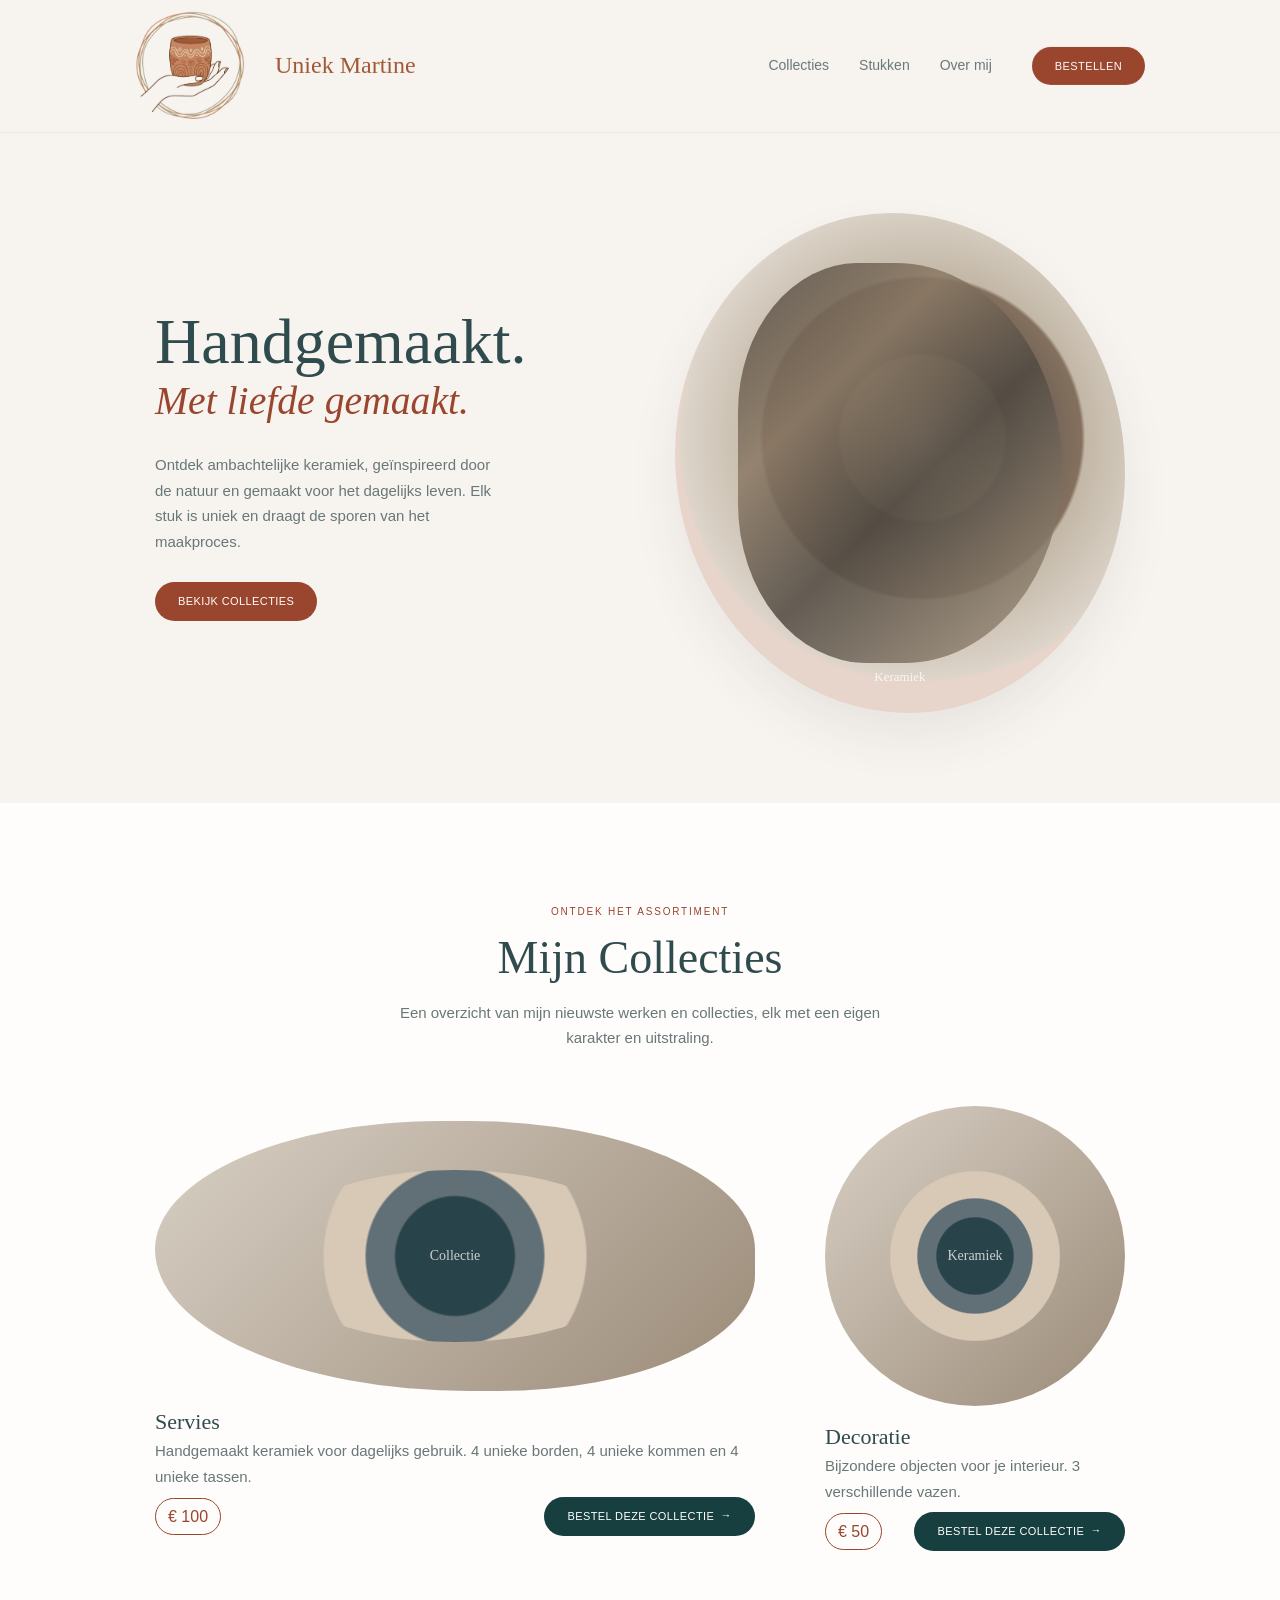
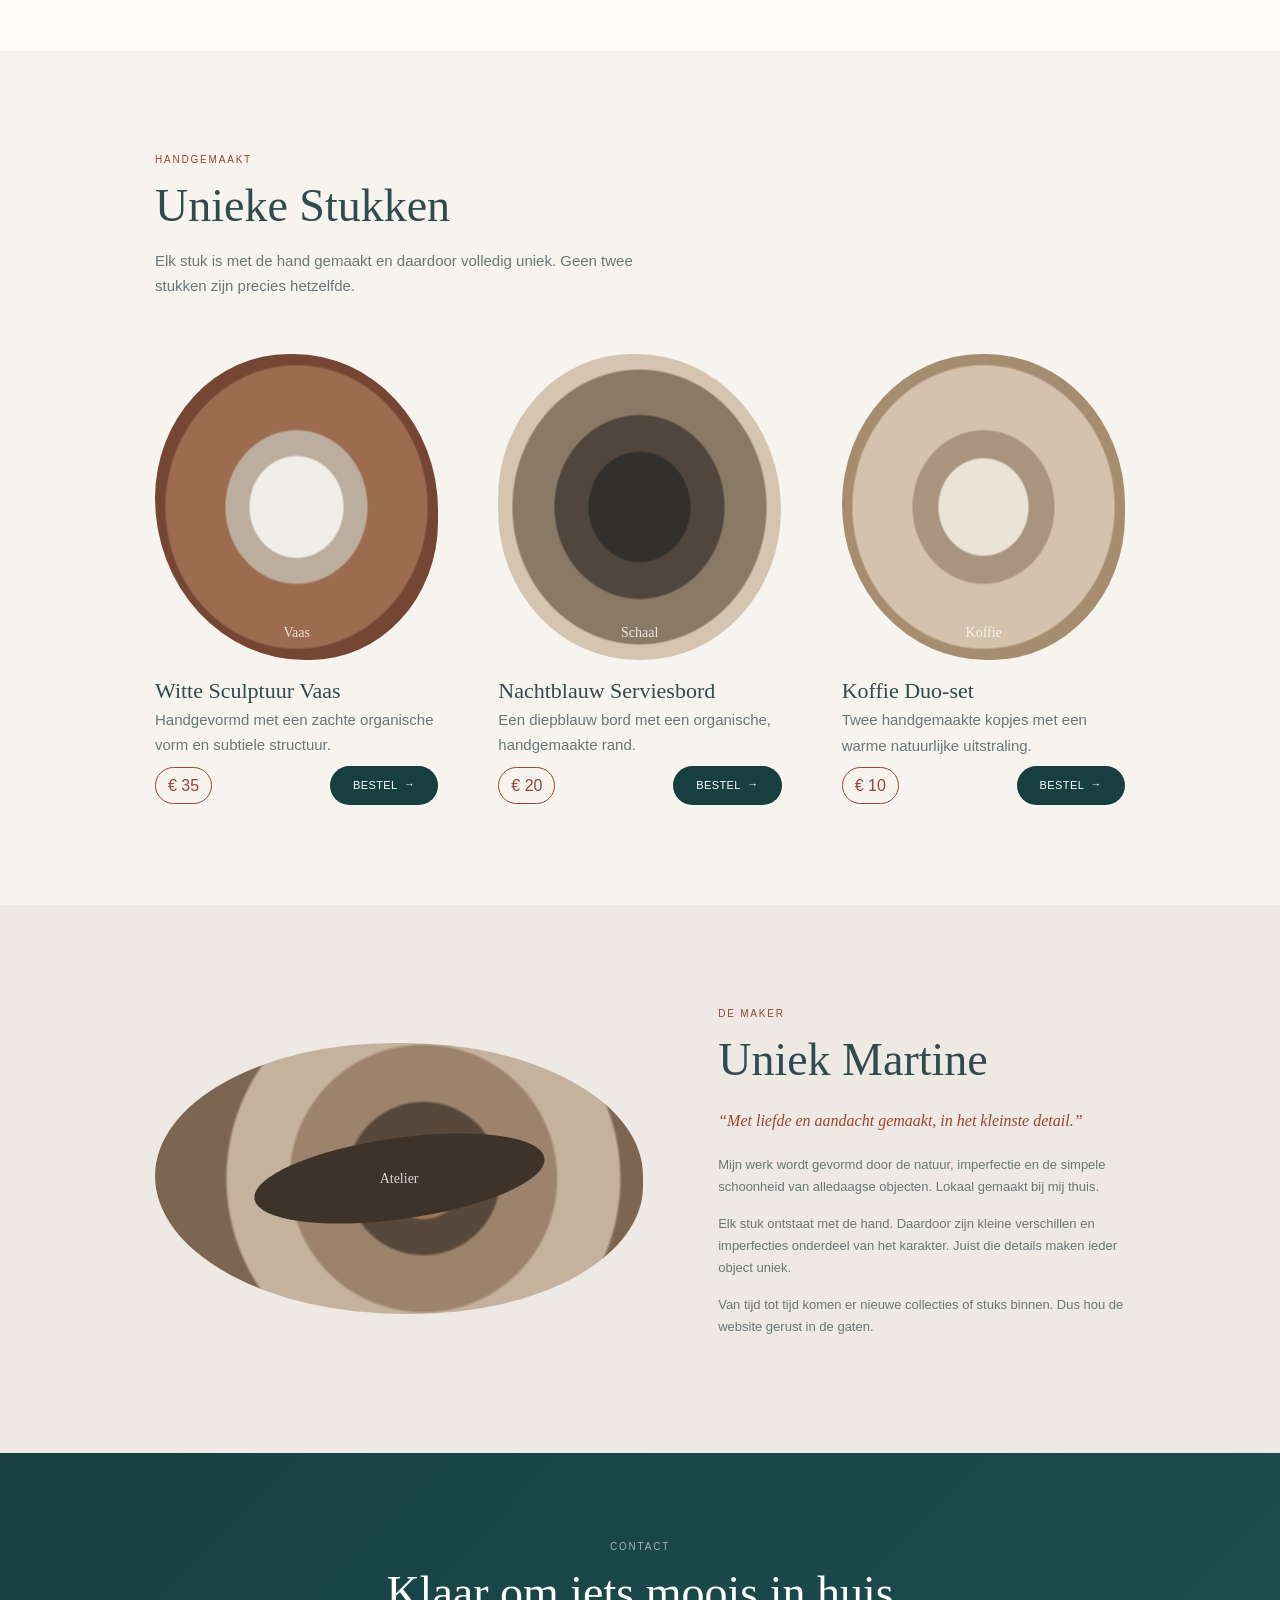
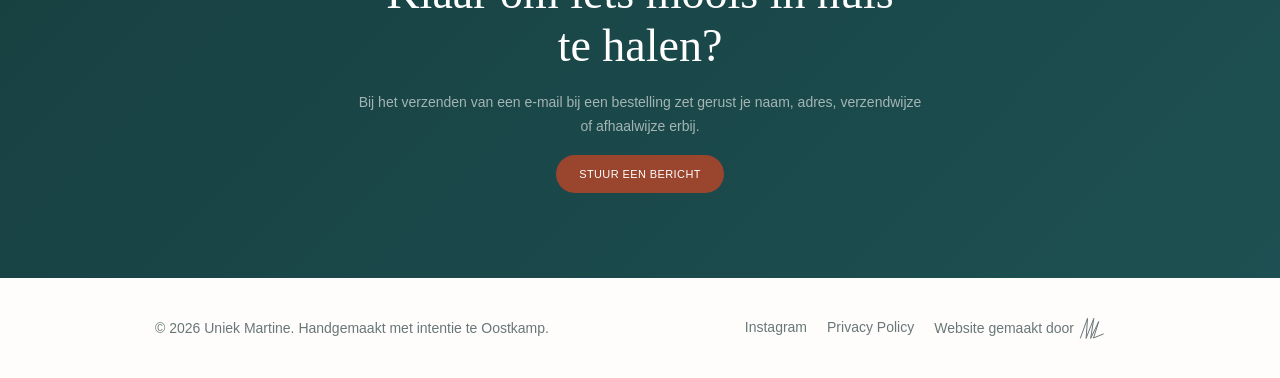
<file: index.html>
<!DOCTYPE html>
<html lang="nl">
<head>
    <meta charset="UTF-8">
    <meta name="viewport" content="width=device-width, initial-scale=1.0">

    <title>Uniek Martine — Handgemaakt met liefde</title>

    <meta name="robots" content="index, follow">

    <link rel="canonical" href="https://www.uniek-martine.be/">

    <link rel="stylesheet" href="assets/styles.css">

     <!-- Open Graph -->
    <meta property="og:type" content="website">
    <meta property="og:title" content="Uniek Martine | Handgemaakte keramiek uit Oostkamp">
    <meta
        property="og:description"
        content="Unieke handgemaakte keramiek, creatief vormgegeven en met liefde gemaakt."
    >
    <meta property="og:url" content="https://www.uniek-martine.be/">
    <meta property="og:image" content="https://www.uniek-martine.be/assets/img/og-image.jpg">
    <meta property="og:locale" content="nl_BE">

    <!-- Favicon -->
    <link rel="icon" type="image/png" href="assets/favicon/favicon-96x96.png" sizes="96x96" />
    <link rel="icon" type="image/svg+xml" href="assets/favicon/favicon.svg" />
    <link rel="shortcut icon" href="assets/favicon/favicon.ico" />
    <link rel="apple-touch-icon" sizes="180x180" href="assets/favicon/apple-touch-icon.png" />
    <meta name="apple-mobile-web-app-title" content="Uniek Martine" />
    <link rel="manifest" href="assets/favicon/site.webmanifest" />
</head>

<body>

    <!-- =========================
         HEADER
    ========================== -->

    <header class="site-header js-header">
        <div class="header-inner">

            <a href="#" class="logo">
                <img src="assets/img/logo-uniek-martine.png" alt="Uniek Martine logo" width="1024" height="1024" />
                <span>Uniek Martine</span>
            </a>

            <nav class="desktop-nav">
                <a href="#collecties">Collecties</a>
                <a href="#stukken">Stukken</a>
                <a href="#over-mij">Over mij</a>
            </nav>

            <a href="#contact" class="header-button">
                Bestellen
            </a>

            <button
                class="menu-toggle"
                aria-label="Menu openen"
                aria-expanded="false"
            >
                <span></span>
                <span></span>
            </button>

        </div>

        <!-- Mobile menu -->
        <nav class="mobile-nav">
            <a href="#collecties">Collecties</a>
            <a href="#stukken">Unieke stukken</a>
            <a href="#over-mij">Over mij</a>
            <a href="#contact">Contact</a>
        </nav>
    </header>


    <main>

        <!-- =========================
             HERO
        ========================== -->

        <section class="hero section">

            <div class="hero-content js-hero">

                <h1>
                    <span>Handgemaakt.</span><br>
                    <em>Met liefde gemaakt.</em>
                </h1>

                <p class="hero-text">
                    Ontdek ambachtelijke keramiek, geïnspireerd door
                    de natuur en gemaakt voor het dagelijks leven.
                    Elk stuk is uniek en draagt de sporen van het
                    maakproces.
                </p>

                <a href="#collecties" class="button">
                    Bekijk collecties
                </a>

            </div>

            <!-- Image placeholder -->
            <div class="hero-image image-placeholder">
                <span>Keramiek</span>
            </div>

        </section>


        <!-- =========================
             COLLECTIES
        ========================== -->

        <section class="collections section" id="collecties">

            <div class="section-heading centered">

                <p class="eyebrow">Ontdek het assortiment</p>

                <h2>Mijn Collecties</h2>

                <p>
                    Een overzicht van mijn nieuwste werken en
                    collecties, elk met een eigen karakter en
                    uitstraling.
                </p>

            </div>

            <div class="collection-grid">

                <div class="collection-card collection-large">
                    <div class="collection-image image-placeholder">
                        <span>Collectie</span>
                    </div>

                    <div class="collection-info">
                        <h3>Servies</h3>
                        <p>Handgemaakt keramiek voor dagelijks gebruik. 4 unieke borden, 4 unieke kommen en 4 unieke tassen.</p>
                        <div>
                            <span class="price">€ 100</span>
                            <a href="mailto:info@uniek-martine.be?subject=Bestelling collectie - servies" class="button button--collectie">Bestel deze collectie <span>→</span></a>
                        </div>
                    </div>
                </div>

                <div class="collection-card">
                    <div class="collection-image image-placeholder">
                        <span>Keramiek</span>
                    </div>

                    <div class="collection-info">
                        <h3>Decoratie</h3>
                        <p>Bijzondere objecten voor je interieur. 3 verschillende vazen.</p>
                        <div>
                            <span class="price">€ 50</span>
                            <a href="mailto:info@uniek-martine.be?subject=Bestelling collectie - decoratie" class="button button--collectie">Bestel deze collectie <span>→</span></a>
                        </div>
                    </div>
                </div>

            </div>

        </section>


        <!-- =========================
             UNIEKE STUKKEN
        ========================== -->

        <section class="pieces section" id="stukken">

            <div class="section-heading">

                <p class="eyebrow">Handgemaakt</p>

                <h2>Unieke Stukken</h2>

                <p>
                    Elk stuk is met de hand gemaakt en daardoor
                    volledig uniek. Geen twee stukken zijn precies
                    hetzelfde.
                </p>

            </div>


            <div class="pieces-grid">

                <article class="piece-card">

                    <div class="piece-image image-placeholder">
                        <span>Vaas</span>
                    </div>

                    <div class="piece-content">

                        <h3>Witte Sculptuur Vaas</h3>

                        <p>
                            Handgevormd met een zachte organische
                            vorm en subtiele structuur.
                        </p>

                        <div>
                            <span class="price">€ 35</span>
                            <a href="mailto:info@uniek-martine.be?subject=Bestelling Witte Sculptuur Vaas" class="button button--item">Bestel <span>→</span></a>
                        </div>

                    </div>

                </article>


                <article class="piece-card">

                    <div class="piece-image image-placeholder">
                        <span>Schaal</span>
                    </div>

                    <div class="piece-content">

                        <h3>Nachtblauw Serviesbord</h3>

                        <p>
                            Een diepblauw bord met een organische,
                            handgemaakte rand.
                        </p>

                        <div>
                            <span class="price">€ 20</span>
                            <a href="mailto:info@uniek-martine.be?subject=Bestelling Nachtblauw Serviesbord" class="button button--item">Bestel <span>→</span></a>
                        </div>

                    </div>

                </article>


                <article class="piece-card">

                    <div class="piece-image image-placeholder">
                        <span>Koffie</span>
                    </div>

                    <div class="piece-content">

                        <h3>Koffie Duo-set</h3>

                        <p>
                            Twee handgemaakte kopjes met een
                            warme natuurlijke uitstraling.
                        </p>

                        <div>
                            <span class="price">€ 10</span>
                            <a href="mailto:info@uniek-martine.be?subject=Bestelling Koffie Duo-set" class="button button--item">Bestel <span>→</span></a>
                        </div>

                    </div>

                </article>

            </div>

        </section>


        <!-- =========================
             OVER DE MAKER
        ========================== -->

        <section class="maker section" id="over-mij">

            <div class="maker-image image-placeholder">
                <span>Atelier</span>
            </div>

            <div class="maker-content">

                <p class="eyebrow">De Maker</p>

                <h2>
                    Uniek Martine
                </h2>

                <p class="quote">
                    “Met liefde en aandacht gemaakt,
                    in het kleinste detail.”
                </p>

                <p>
                    Mijn werk wordt gevormd door de natuur, imperfectie
                    en de simpele schoonheid van alledaagse objecten.
                    Lokaal gemaakt bij mij thuis.
                </p>

                <p>
                    Elk stuk ontstaat met de hand. Daardoor zijn kleine
                    verschillen en imperfecties onderdeel van het
                    karakter. Juist die details maken ieder object uniek.
                </p>


                <p>
                    Van tijd tot tijd komen er nieuwe collecties of stuks binnen. Dus hou de website gerust in de gaten.
                </p>

            </div>

        </section>


        <!-- =========================
             CTA
        ========================== -->

        <section class="cta section" id="contact">

            <div class="cta-inner">

                <p class="eyebrow">Contact</p>

                <h2>
                    Klaar om iets moois
                    in huis te halen?
                </h2>

                <p>
                    Bij het verzenden van een e-mail bij een bestelling zet gerust je naam, adres, verzendwijze of afhaalwijze erbij.
                </p>

                <a href="mailto:info@uniek-martine.be?subject=Informatie aanvraag" class="button button-light">
                    Stuur een bericht
                </a>

            </div>

        </section>

    </main>


    <!-- =========================
         FOOTER
    ========================== -->

    <footer class="site-footer">

        <div class="footer-inner">

            <p>
                © 2026 Uniek Martine.
                Handgemaakt met intentie te Oostkamp.
            </p>

            <div class="footer-links">
                <a href="https://www.instagram.be" target="_blank">Instagram</a>
                <a href="https://www.uniek-martine.be/privacy-policy/">Privacy Policy</a>
                <a href="https://www.nickvanloocke.be" target="_blank" class="made-by">
                    <span>Website gemaakt door</span>
                    <svg xmlns="http://www.w3.org/2000/svg" viewBox="0 0 800 400" width="800" height="400">
                        <path
                          class=""
                          fill="none"
                          stroke="black"
                          stroke-width="16"
                          stroke-linecap="round"
                          d="M86.826 352.096 200.6 37.126l-22.755 320.958 123.354-319.76-50.3 319.76L380.24 87.425l-83.833 264.67 155.689-63.472"
                        />
                    </svg>
                </a>
            </div>

        </div>

    </footer>


    <script src="assets/script.js"></script>

</body>
</html>
</file>
<file: assets/styles.css>
/* =========================================
   VARIABLES
========================================= */

:root {
    --cream: #f7f4f0;
    --cream-dark: #eee9e4;
    --white: #fffdfb;

    --brown-light: #a05936;
    --brown: #9a452d;
    --brown-dark: #743320;

    --green: #173f40;
    --green-light: #28595a;

    --text: #304b4d;
    --text-light: #687778;

    --border: #ded9d4;

    --container: 1080px;

    --serif: Georgia, "Times New Roman", serif;
    --sans: Arial, Helvetica, sans-serif;
}


/* =========================================
   RESET
========================================= */

* {
    margin: 0;
    padding: 0;
    box-sizing: border-box;
}

html {
    scroll-behavior: smooth;
}

body {
    background: var(--cream);
    color: var(--text);
    font-family: var(--sans);
    font-size: 14px;
    line-height: 1.7;
}

img {
    max-width: 100%;
    display: block;
}

a {
    color: inherit;
    text-decoration: none;
}

main {
    overflow: hidden;
}


/* =========================================
   TYPOGRAPHY
========================================= */

h1,
h2,
h3 {
    font-family: var(--serif);
    font-weight: 400;
    line-height: 1.15;
}

h1 {
    font-size: clamp(42px, 5vw, 68px);
}

h2 {
    font-size: clamp(32px, 4vw, 46px);
}

h3 {
    font-size: 20px;
}

.eyebrow {
    font-size: 10px;
    letter-spacing: 1.8px;
    text-transform: uppercase;
    color: var(--brown);
    margin-bottom: 12px;
}


/* =========================================
   VISUALLY HIDDEN
========================================= */

.visually-hidden {
  clip: rect(0 0 0 0);
  clip-path: inset(50%);
  height: 1px;
  overflow: hidden;
  position: absolute;
  white-space: nowrap;
  width: 1px;
}


/* =========================================
   HEADER
========================================= */

.site-header {
    position: relative;
    z-index: 100;
    background: rgba(247, 244, 240, 0.95);
    border-bottom: 1px solid rgba(48, 75, 77, 0.08);

    opacity: 0;
    transform: translateY(-100%);
    transition: opacity 0.8s cubic-bezier(0.23, 1, 0.32, 1),
              transform 0.8s cubic-bezier(0.23, 1, 0.32, 1);
    will-change: opacity, transform;
}

.site-header.is-loaded {
    opacity: 1;
    transform: translateY(0);
}

.header-inner {
    max-width: var(--container);
    min-height: 72px;
    margin: auto;
    padding: 10px 35px;

    display: flex;
    align-items: center;
    justify-content: space-between;
}

.logo {
    display: flex;
    flex-flow: row nowrap;
    align-items: center;
    gap: 5px 30px;
    font-family: var(--serif);
    font-size: 24px;
    color: var(--brown-light);
    line-height: 1.3;
}

.logo img {
    width: 110px;
    height: auto;
}

.desktop-nav {
    display: flex;
    gap: 30px;
    margin-left: auto;
    margin-right: 40px;
}

.desktop-nav a,
.footer-links a {
    font-size: 14px;
    color: var(--text-light);
    transition: color 0.2s ease;
}

.desktop-nav a:hover,
.footer-links a:hover {
    color: var(--brown);
}

.header-button,
.button {
    display: inline-flex;
    align-items: center;
    justify-content: center;

    background: var(--brown);
    color: white;

    border-radius: 30px;

    padding: 10px 23px;

    font-size: 11px;
    letter-spacing: .4px;
    text-transform: uppercase;

    transition:
        background .2s ease,
        transform .2s ease;
}

.button span {
    margin-top: -0.1rem;
    margin-left: 0.4rem;
}

.header-button:hover,
.button:hover {
    background: var(--brown-dark);
    transform: translateY(-2px);
}

.button--collectie,
.button--item {
    background: var(--green);
}

.button--collectie:hover,
.button--item:hover {
    background: var(--green-light);
}


/* =========================================
   MOBILE MENU
========================================= */

.menu-toggle {
    display: none;

    width: 42px;
    height: 42px;

    border: 0;
    background: transparent;

    cursor: pointer;

    flex-direction: column;
    align-items: center;
    justify-content: center;
    gap: 6px;
}

.menu-toggle span {
    display: block;
    width: 20px;
    height: 1px;
    background: var(--text);

    transition: transform .25s ease;
}

.menu-toggle.active span:first-child {
    transform: translateY(3.5px) rotate(45deg);
}

.menu-toggle.active span:last-child {
    transform: translateY(-3.5px) rotate(-45deg);
}

.mobile-nav {
    display: none;

    padding: 10px 25px 25px;

    flex-direction: column;
    gap: 4px;
}

.mobile-nav a {
    padding: 13px 0;
    border-bottom: 1px solid var(--border);

    font-family: var(--serif);
    font-size: 18px;
}

.mobile-nav.open {
    display: flex;
}


/* =========================================
   GENERAL SECTIONS
========================================= */

.section {
    max-width: var(--container);
    margin: auto;
    padding: 100px 55px;
}

.section-heading {
    max-width: 500px;
}

.section-heading.centered {
    text-align: center;
    margin: 0 auto 55px;
}

.section-heading p:last-child {
    margin-top: 15px;
    color: var(--text-light);
    font-size: 15px;
}


/* =========================================
   HERO
========================================= */

.hero {
    min-height: 600px;

    display: grid;
    grid-template-columns: 1fr 1fr;

    align-items: center;
    gap: 70px;

    padding-top: 80px;
    padding-bottom: 90px;
}

.hero-content {
    max-width: 420px;
}

.hero-content > h1 span,
.hero-content > h1 em,
.hero-content > p,
.hero-content > a {
  opacity: 0;
  transform: translateY(-10px);
  transition: opacity 0.4s cubic-bezier(0.23, 1, 0.32, 1),
              transform 0.4s cubic-bezier(0.23, 1, 0.32, 1);
  will-change: opacity, transform;
}

.hero-content.is-loaded > h1 span {
  transition-delay: 0.1s;    
}

.hero-content.is-loaded > h1 em {
  transition-delay: 0.3s;    
}

.hero-content.is-loaded > p {
  transition-delay: 0.5s;   
}

.hero-content.is-loaded > a {
  transition-delay: 0.7s;   
  display: inline-block;   
}

.hero-content.is-loaded > h1 span,
.hero-content.is-loaded > h1 em,
.hero-content.is-loaded > p,
.hero-content.is-loaded > a {
  opacity: 1;
  transform: translateY(0);
}

.hero h1 {
    color: var(--text);
    margin-bottom: 28px;
}

.hero h1 em {
    display: block;

    color: var(--brown);

    font-size: .62em;
    font-weight: 400;
}

.hero-text {
    max-width: 350px;
    color: var(--text-light);
    font-size: 15px;

    margin-bottom: 28px;
}

.hero-image {
    width: min(100%, 450px);
    aspect-ratio: .9 / 1;

    justify-self: center;

    border-radius: 48% 52% 48% 52%;

    background:
        radial-gradient(
            circle at 55% 45%,
            #b4a28d 0,
            #817462 22%,
            #5d554d 23%,
            #84705e 43%,
            #c3b8a7 44%,
            #ddd4ca 65%,
            #e7d4ca 66%
        );

    box-shadow:
        0 25px 50px rgba(70, 55, 45, .08);

    position: relative;
    overflow: hidden;

    opacity: 0;
    transform: scale(0.85);
    transition: opacity 0.4s cubic-bezier(0.23, 1, 0.32, 1),
                transform 0.4s cubic-bezier(0.23, 1, 0.32, 1);
    will-change: opacity, transform;
}

.is-loaded + .hero-image {
    opacity: 1;
    transform: scale(1);
}

.hero-image::before {
    content: "";
    position: absolute;

    width: 72%;
    height: 80%;

    left: 14%;
    top: 10%;

    border-radius: 42% 58% 55% 45%;

    background:
        linear-gradient(
            135deg,
            #4c453d,
            #8b7965 30%,
            #514a42 55%,
            #aa9983
        );

    opacity: .85;
}

.hero-image span {
    position: absolute;
    z-index: 2;

    bottom: 25px;
    left: 50%;

    transform: translateX(-50%);

    color: white;
    font-family: var(--serif);
    font-size: 13px;

    opacity: .8;
}


/* =========================================
   COLLECTIONS
========================================= */

.collections {
    background: var(--white);
    max-width: none;
    padding-left: max(55px, calc((100vw - var(--container)) / 2 + 55px));
    padding-right: max(55px, calc((100vw - var(--container)) / 2 + 55px));
}

.collection-grid {
    max-width: var(--container);
    margin: auto;

    display: grid;
    grid-template-columns: 2fr 1fr;
    gap: 70px;
    align-items: center;
}

.collection-card {
    display: block;
}

.collection-image {
    position: relative;
    overflow: hidden;

    background:
        linear-gradient(
            135deg,
            #d8d0c5,
            #9b8b78
        );

    opacity: 0;
    transform: scale(0.85);
    transition: opacity 0.4s cubic-bezier(0.23, 1, 0.32, 1),
                transform 0.4s cubic-bezier(0.23, 1, 0.32, 1);
    will-change: opacity, transform;
}

.collection-card.is-visible .collection-image {
    opacity: 1;
    transform: scale(1);
}

.collection-large .collection-image {
    aspect-ratio: 2 / .9;
    border-radius: 50% 50% 45% 55%;
}

.collection-card:not(.collection-large) .collection-image {
    aspect-ratio: 1 / 1;
    border-radius: 50%;
}

.collection-image::after {
    content: "";
    position: absolute;
    inset: 18%;

    border-radius: 50%;

    background:
        radial-gradient(
            circle,
            #29434a 0 28%,
            #607076 29% 42%,
            #d8c8b6 43% 62%,
            transparent 63%
        );
}

.collection-image span {
    position: absolute;
    z-index: 2;

    top: 50%;
    left: 50%;

    transform: translate(-50%, -50%);

    color: white;
    font-family: var(--serif);

    opacity: .75;
}

.collection-info {
    padding-top: 18px;
}

.collection-info div {
    display: flex;
    flex-flow: row nowrap;
    align-items: center;
    justify-content: space-between;
    gap: 8px;
    margin-top: 8px;
}

.collection-info h3 {
    font-size: 22px;
}

.collection-info .price {
    color: var(--brown);
    font-size: 16px;
    padding: 4px 12px;
    border: 1px solid var(--brown);
    border-radius: 30px;
}

.collection-info p {
    color: var(--text-light);
    font-size: 15px;
    margin-top: 4px;
}


/* =========================================
   PIECES
========================================= */

.pieces {
    background: var(--cream);
}

.pieces-grid {
    margin-top: 55px;

    display: grid;
    grid-template-columns: repeat(3, 1fr);
    gap: 60px;
}

.piece-card {
    min-width: 0;
}

.piece-image {
    aspect-ratio: 1 / 1.08;

    position: relative;
    overflow: hidden;

    background: #c5ad95;

    opacity: 0;
    transform: scale(0.85);
    transition: opacity 0.4s cubic-bezier(0.23, 1, 0.32, 1),
                transform 0.4s cubic-bezier(0.23, 1, 0.32, 1);
    will-change: opacity, transform; 
}

.piece-card.is-visible .piece-image {
    opacity: 1;
    transform: scale(1);
}

.piece-card:nth-child(1) .piece-image {
    border-radius: 48% 52% 46% 54%;
    background:
        radial-gradient(
            ellipse at center,
            #f1eee8 0 23%,
            #bcae9e 24% 35%,
            #9d6b50 36% 65%,
            #744633 66%
        );
}

.piece-card:nth-child(2) .piece-image {
    border-radius: 48% 52% 50% 50%;
    background:
        radial-gradient(
            ellipse at center,
            #332f2b 0 25%,
            #51463d 26% 42%,
            #8b7967 43% 63%,
            #d5c4b0 64%
        );
}

.piece-card:nth-child(3) .piece-image {
    border-radius: 50% 50% 48% 52%;
    background:
        radial-gradient(
            ellipse at center,
            #ece3d7 0 22%,
            #a9957f 23% 35%,
            #d4c2ad 36% 65%,
            #a78d70 66%
        );
}

.piece-image span {
    position: absolute;

    bottom: 15px;
    left: 50%;

    transform: translateX(-50%);

    color: white;

    font-family: var(--serif);

    opacity: .8;
}

.piece-content {
    padding-top: 18px;
}

.piece-content div {
    display: flex;
    flex-flow: row nowrap;
    align-items: center;
    justify-content: space-between;
    gap: 8px;
    margin-top: 8px;
}

.piece-content h3 {
    font-size: 22px;
}

.piece-content .price {
    color: var(--brown);
    font-size: 16px;
    padding: 4px 12px;
    border: 1px solid var(--brown);
    border-radius: 30px;
}

.piece-content p {
    color: var(--text-light);
    font-size: 15px;
    margin-top: 4px;
}


/* =========================================
   MAKER
========================================= */

.maker {
    position: relative;

    display: grid;
    grid-template-columns: 1.2fr 1fr;

    align-items: center;

    gap: 75px;

    background: var(--cream-dark);

    &::before {
        content: '';
        position: absolute;
        z-index: -1;
        top: 0;
        left: -50vw;
        bottom: 0;
        right: -50vw;
        width: 200vw;
        background: var(--cream-dark);
    }

}

.maker-image {
    aspect-ratio: 1.8 / 1;

    border-radius: 50% 50% 48% 52%;

    background:
        radial-gradient(
            circle at 55% 50%,
            #9e7657 0 13%,
            #58483c 14% 25%,
            #9d836c 26% 44%,
            #c5b29d 45% 65%,
            #7c6652 66%
        );

    position: relative;
    overflow: hidden;

    opacity: 0;
    transform: scale(0.85);
    transition: opacity 0.4s cubic-bezier(0.23, 1, 0.32, 1),
                transform 0.4s cubic-bezier(0.23, 1, 0.32, 1);
    will-change: opacity, transform;
}

.maker.is-visible .maker-image {
    opacity: 1;
    transform: scale(1);
}

.maker-image::before {
    content: "";

    position: absolute;

    width: 60%;
    height: 30%;

    left: 20%;
    top: 35%;

    border-radius: 50%;

    background: #3e332b;

    transform: rotate(-8deg);
}

.maker-image span {
    position: absolute;

    left: 50%;
    top: 50%;

    transform: translate(-50%, -50%);

    color: white;

    font-family: var(--serif);
    opacity: .8;
}

.maker-content {
    max-width: 430px;
}

.maker-content h2 {
    margin-bottom: 20px;
}

.maker-content > p:not(.quote) {
    color: var(--text-light);

    font-size: 13px;

    margin-bottom: 15px;
}

.maker-content > p.eyebrow {
    font-size: 10px;
    letter-spacing: 1.8px;
    text-transform: uppercase;
    color: var(--brown);
    margin-bottom: 12px;
}

.quote {
    color: var(--brown);

    font-family: var(--serif);
    font-style: italic;
    font-size: 16px;

    margin-bottom: 20px;
}



/* =========================================
   CTA
========================================= */

.cta {
    max-width: none;

    background: var(--green);
    background: linear-gradient(
        135deg,
        #173f40 0%,
        #1e5153 35%,
        #133536 70%,
        #173f40 100%
    );

    background-size: 300% 300%;
    animation: subtleGradient 6s ease infinite;

    color: white;

    text-align: center;

    padding: 85px 30px;
}

@keyframes subtleGradient {
  0% {
    background-position: 0% 50%;
  }
  50% {
    background-position: 100% 50%;
  }
  100% {
    background-position: 0% 50%;
  }
}

.cta-inner {
    max-width: 570px;
    margin: auto;
}

.cta-inner p {
    color: var(--white);
    opacity: 0.6;
}

.cta-inner a {
    margin-top: 16px;
}

.cta h2 {
    max-width: 550px;
    margin: 0 auto 18px;
}

.button-light {
    background: var(--brown);
}

.button-light:hover {
    background: #b55b3e;
}


/* =========================================
   FOOTER
========================================= */

.site-footer {
    background: var(--white);
}

.footer-inner {
    max-width: var(--container);
    min-height: 100px;

    margin: auto;
    padding: 25px 55px;

    display: flex;
    align-items: center;
    justify-content: space-between;

    gap: 25px;
}

.footer-inner p {
    color: var(--text-light);
    font-size: 14px;
}

.footer-links {
    display: flex;
    gap: 20px;
}

.made-by {
    display: flex;
    flex-flow: row nowrap;
    align-items: center;
    gap: 1px;
}

.made-by svg {
    width: 50px;
    height: auto;
}

.made-by path {
    stroke: var(--text-light);
}


/* =========================================
   IMAGE PLACEHOLDER TEXT
========================================= */

.image-placeholder {
    user-select: none;
}


/* =========================================
   RESPONSIVE
========================================= */

@media (max-width: 800px) {

    .header-inner {
        min-height: 65px;
        padding: 10px 22px;
    }

    .desktop-nav,
    .header-button {
        display: none;
    }

    .menu-toggle {
        display: flex;
    }


    .section {
        padding: 70px 25px;
    }

    .logo {
        width: 90px;
        gap: 5px 20px;
    }


    /* HERO */

    .hero {
        min-height: auto;

        grid-template-columns: 1fr;

        gap: 45px;

        padding-top: 60px;
        padding-bottom: 75px;
    }

    .hero-content {
        max-width: 500px;
    }

    .hero-image {
        width: min(100%, 380px);
        order: -1;
    }

    .hero h1 {
        font-size: clamp(42px, 12vw, 60px);
    }


    /* COLLECTIONS */

    .collections {
        padding-left: 25px;
        padding-right: 25px;
    }

    .collection-grid {
        grid-template-columns: 1fr;

        max-width: 500px;
    }

    .collection-large .collection-image {
        aspect-ratio: 1.5 / 1;
    }


    /* PIECES */

    .pieces-grid {
        grid-template-columns: 1fr;
        gap: 55px;

        max-width: 400px;
    }

    .piece-image {
        aspect-ratio: 1 / .9;
    }


    /* MAKER */

    .maker {
        grid-template-columns: 1fr;

        gap: 45px;
    }

    .maker-image {
        width: 100%;
    }

    .maker-content {
        max-width: 550px;
    }


    /* CTA */

    .cta {
        padding: 70px 25px;
    }


    /* FOOTER */

    .footer-inner {
        padding: 35px 25px;

        flex-direction: column;

        text-align: center;
    }

    .footer-links {
        flex-wrap: wrap;
        justify-content: center;
    }
}


@media (max-width: 480px) {

    body {
        font-size: 13px;
    }

    .section {
        padding: 60px 20px;
    }

    .logo {
        width: 80px;
    }

    .hero {
        padding-top: 45px;
    }

    .hero-image {
        width: 85%;
    }

    .hero-text {
        font-size: 11px;
    }

    .section-heading.centered {
        margin-bottom: 40px;
    }

    .collection-grid {
        gap: 40px;
    }

    .pieces-grid {
        gap: 45px;
    }

    .cta h2 {
        font-size: 34px;
    }

    .footer-inner {
        padding-left: 20px;
        padding-right: 20px;
    }
}


/* =========================================
   FOCUS
========================================= */

*:focus {
  outline: 0.1rem solid var(--brown-dark); 
  outline-offset: 0.3rem;
  border-radius: 0.1rem;
}


/* =========================================
   REDUCED MOTION
========================================= */

@media (prefers-reduced-motion) {
  *,
  *::before,
  *::after {
    animation: paused !important;
    animation-duration: 0.001s !important;
    animation-iteration-count: 1 !important;
    transition-duration: 0.001s !important;
    transition-delay: 0s !important;
    scroll-behavior: auto !important;
  }
}
</file>
